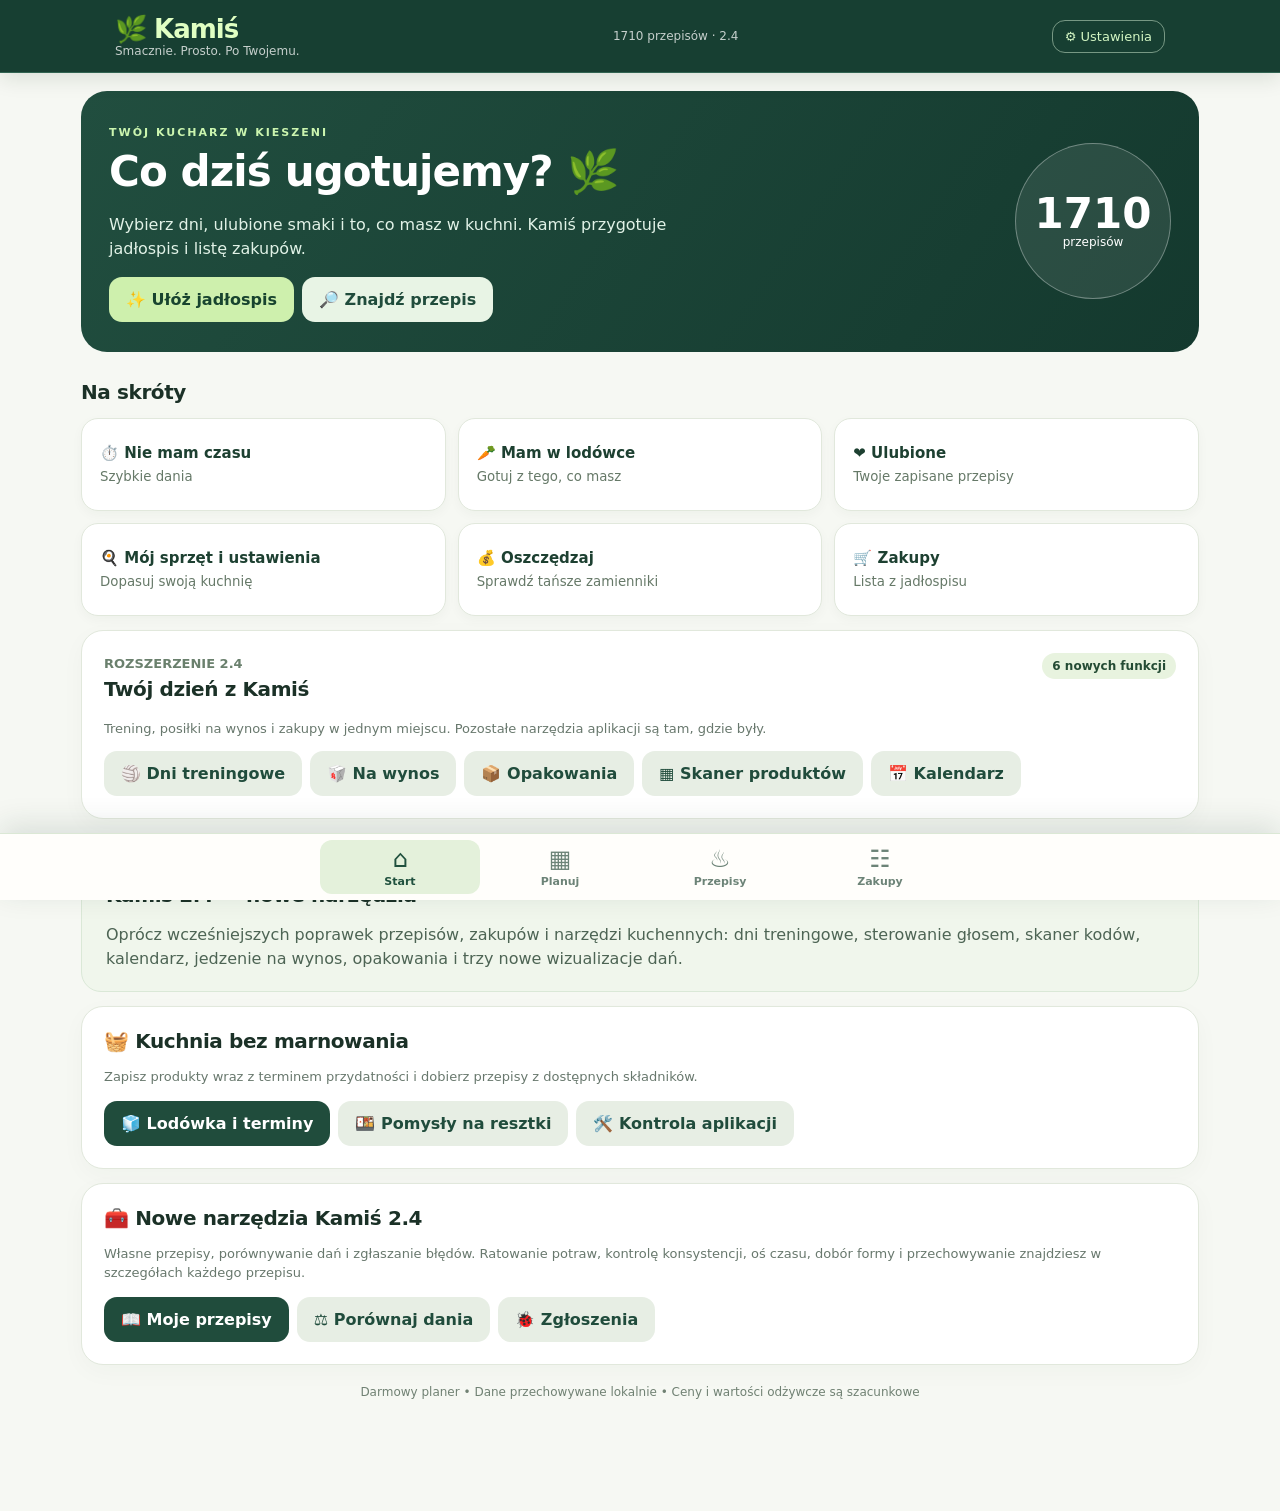
<file: index.html>
<!doctype html><html lang="pl"><head><meta charset="utf-8"><meta name="viewport" content="width=device-width,initial-scale=1,viewport-fit=cover"><meta name="theme-color" content="#183c32"><meta name="application-name" content="Kamiś"><meta name="apple-mobile-web-app-title" content="Kamiś"><meta name="apple-mobile-web-app-capable" content="yes"><link rel="apple-touch-icon" href="./icon-192.png"><meta name="description" content="Kamiś — darmowy planer posiłków i zakupów"><link rel="manifest" href="./manifest.webmanifest"><link rel="icon" href="./icon.svg" type="image/svg+xml"><title>Kamiś 2.4 — planer posiłków</title><style>
:root{font-family:system-ui,-apple-system,Segoe UI,sans-serif;color:#20352b;background:#f5f7f1}*{box-sizing:border-box}body{margin:0}button,input,select{font:inherit}button{cursor:pointer}header{background:#183c32;color:white;padding:18px 18px 16px;position:sticky;top:0;z-index:3}.head{max-width:1050px;margin:auto;display:flex;align-items:center;justify-content:space-between}.brand{font-size:25px;font-weight:850;letter-spacing:-1px}.brand span{color:#bde59e}.sub{font-size:12px;opacity:.75}main{max-width:1050px;margin:0 auto;padding:20px 16px 85px}.tabs{display:flex;gap:8px;overflow:auto;padding-bottom:12px}.tab{border:0;background:#e6eee3;color:#345242;border-radius:12px;padding:11px 14px;white-space:nowrap;font-weight:650}.tab.active{background:#183c32;color:white}.panel{background:white;border:1px solid #e3e9df;border-radius:20px;padding:20px;margin:14px 0;box-shadow:0 6px 24px #20352b09}h1{font-size:28px;margin:5px 0}h2{font-size:20px;margin:0 0 14px}h3{font-size:16px;margin:8px 0}p{line-height:1.5}.muted{color:#68786d;font-size:13px}.pill{display:inline-block;border-radius:30px;background:#e8f3df;padding:6px 10px;font-size:12px;margin:3px}.grid{display:grid;grid-template-columns:repeat(auto-fit,minmax(220px,1fr));gap:14px}.card{border:1px solid #e2e8dd;border-radius:16px;overflow:hidden;background:white}.card .inside{padding:13px}.food{height:155px;width:100%;object-fit:cover;background:#e5eee0}.btn{background:#204c3c;color:white;border:0;border-radius:12px;padding:12px 16px;font-weight:700}.btn.alt{background:#e7eee4;color:#204c3c}.btn.danger{background:#fae6e3;color:#8e322b}.btn:disabled{opacity:.5}.actions{display:flex;gap:8px;flex-wrap:wrap;margin-top:14px}.field{display:block;margin:14px 0}.field label{display:block;font-weight:650;margin-bottom:6px}input[type=number],input[type=text],select{width:100%;padding:12px;border:1px solid #cbd8cb;border-radius:11px;background:white}.chips{display:flex;gap:8px;flex-wrap:wrap}.chip{border:1px solid #cbd8cb;background:white;padding:10px 13px;border-radius:12px}.chip.selected{background:#204c3c;color:white;border-color:#204c3c}.step{color:#6a806d;font-weight:700;font-size:13px}.row{display:flex;justify-content:space-between;gap:12px;align-items:center}.day{margin:18px 0}.meal{display:flex;align-items:center;gap:12px;padding:12px 0;border-top:1px solid #edf0e9}.meal img{width:76px;height:70px;object-fit:cover;border-radius:12px}.meal .desc{flex:1}.meal .desc b{display:block}.small{font-size:12px;color:#637367}.shopping{display:flex;align-items:center;gap:10px;border-bottom:1px solid #edf0e9;padding:12px 0}.shopping input{width:20px;height:20px}.shopping .item{flex:1}.notice{padding:12px;background:#f2f5e7;border-radius:12px;font-size:13px}.hidden{display:none!important}dialog{border:0;border-radius:20px;max-width:650px;width:calc(100% - 28px);max-height:85vh;overflow:auto;padding:20px;box-shadow:0 20px 90px #0005}dialog::backdrop{background:#14291b99}ol li{margin:9px 0;line-height:1.4}.price{font-weight:750;color:#276644}.footer{font-size:12px;color:#708173;text-align:center;margin-top:20px}@media(max-width:550px){.panel{padding:15px}.meal img{width:64px;height:64px}.brand{font-size:23px}}
#splash{position:fixed;inset:0;background:#183c32;color:#e6f8da;z-index:99;display:flex;flex-direction:column;justify-content:center;align-items:center;animation:splashOut .65s ease 1.7s forwards;pointer-events:none}#splash .leaf{font-size:72px;animation:pop .9s ease both}#splash .word{font-size:38px;font-weight:900;letter-spacing:1px;animation:pop 1s .2s ease both}@keyframes pop{from{opacity:0;transform:translateY(22px) scale(.85)}to{opacity:1;transform:translateY(0) scale(1)}}@keyframes splashOut{to{opacity:0;visibility:hidden}}@media(prefers-reduced-motion:reduce){#splash{animation:none;display:none}}
</style><link rel="stylesheet" href="./features-v6.css"><link rel="stylesheet" href="./features-v6_2.css"><link rel="stylesheet" href="./features-v6_3.css"><link rel="stylesheet" href="./features-v6_4.css"><link rel="stylesheet" href="./features-v2.css"><link rel="stylesheet" href="./features-v2_2.css"><link rel="stylesheet" href="./features-v2_2_1.css"><link rel="stylesheet" href="./features-v2_3.css"><link rel="stylesheet" href="./features-v2_4_extra.css"><link rel="stylesheet" href="./features-v2_4_next.css"></head><body><div id="splash" aria-hidden="true"><div class="leaf">🌿</div><div class="word">Kamiś</div><p>Smacznie. Po Twojemu.</p></div><header><div class="head"><div><div class="brand">🌿 <span>Kamiś</span></div><div class="sub">Smacznie. Prosto. Po Twojemu.</div></div><span id="count" class="sub"></span><button id="v20SettingsBtn" class="v20-settings-top" onclick="setPage('nutrition63')">⚙️ Ustawienia</button></div></header><main><button class="btn alt" id="backBtn" onclick="goBack()" style="margin:4px 0 10px">← Cofnij</button><nav class="tabs" id="tabs"></nav><div id="content"></div><div class="footer">Darmowy planer • Dane przechowywane lokalnie • Ceny i wartości odżywcze są szacunkowe</div></main><dialog id="recipeDialog"><div id="dialogBody"></div><div class="actions"><button class="btn alt" onclick="document.getElementById('recipeDialog').close()">Zamknij</button></div></dialog><script src="./app.js"></script><script src="./recipes-v6_1.js"></script><script src="./recipes-v6_4.js"></script><script src="./features-v6.js"></script><script src="./features-v6_2.js"></script><script src="./features-v6_3.js"></script><script src="./features-v6_4.js"></script><script src="./recipes-v2.js"></script><script src="./features-v2.js"></script><script src="./photos-v2_2.js"></script><script src="./features-v2_2.js"></script><script src="./features-v2_2_1.js"></script><script src="./illustrations-v2_3.js"></script><script src="./features-v2_3.js"></script><script src="./recipe-fixes-v2_4.js"></script><script src="./features-v2_4_extra.js"></script><script src="./features-v2_4_next.js"></script><script src="./recipes-golonka-v2_4.js"></script><script src="./recipes-domowe-part1-v2_4.js"></script><script src="./recipes-domowe-part2-v2_4.js"></script><script src="./recipes-domowe-part3-v2_4.js"></script><script src="./photos-domowe-part3-v2_4.js"></script></body></html>
</file>
<file: features-v6.css>
/* Dodatkowe style Kamiś 6.0. Podstawowy wygląd z wersji 5.0 pozostaje zachowany. */
.v6-home .v6-feature{padding:14px;border:1px solid #e2e8dd;border-radius:14px;background:#fafcf9}
.v6-feature h3{margin:3px 0 7px}.v6-feature p{min-height:36px}
.v6-filter{display:flex;align-items:end;gap:14px;flex-wrap:wrap;margin:14px 0}
.v6-filter .field{flex:1 1 200px;margin:0}.v6-filter .field span,.v6-time{font-size:13px;font-weight:700;color:#3d5848;display:block}
.v6-time{min-width:175px;max-width:290px}.v6-time select{display:block;margin-top:6px;width:100%}
.v6-cardactions{margin-top:12px;border-top:1px solid #e9eee4;padding-top:10px;display:flex;gap:7px;flex-wrap:wrap;align-items:center}
.v6-mini{padding:8px 10px;font-size:12px}.v6-small{font-size:12px;color:#6a786d}
.v6-stars{display:flex;flex-wrap:wrap;gap:7px}.v6-star{padding:10px;border:1px solid #b9cbbd;border-radius:9px;background:#f4f7ed;color:#355e49;font-size:14px}.v6-star.selected{background:#1f563f;color:#fff}
.v6-recipeextras{border-top:1px solid #e2e8dd;padding-top:16px;margin-top:17px}
.v6-prepitem{border:1px solid #dde8dc;border-radius:14px;background:#fbfdf9;padding:15px;margin:13px 0}
.v6-warning{color:#985a15;font-size:12px}.v6-success{color:#297354;font-size:12px}
.v6-extraactions{border-top:1px solid #e1e8dc;padding-top:13px}
.v6-cook .v6-instruction{font-size:clamp(20px,4vw,26px);line-height:1.65;background:#f0f6e8;padding:22px;border-radius:16px;min-height:140px}
.v6-progress{height:8px;border-radius:8px;background:#e8efe4;overflow:hidden;margin:16px 0}.v6-progress div{height:100%;background:#45805c;transition:width .2s}
.v6-clock{margin:24px 0;border:1px solid #cbded1;border-radius:18px;padding:20px}.v6-clocktime{font-size:clamp(42px,10vw,68px);font-variant-numeric:tabular-nums;text-align:center;font-weight:800;letter-spacing:2px;color:#1a5138;margin:12px 0}.v6-clocktime.v6-done{color:#a35420}
@media(max-width:480px){.v6-filter{display:block}.v6-time{margin:12px 0 0;max-width:none}.v6-recipeextras .btn{width:100%}.v6-cook .actions>.btn{flex:1}}
</file>
<file: features-v6_2.css>
/* Kamiś 6.2 – additive styling */
.v62-recipe{border:1px solid #cfe0ce;border-radius:16px;padding:15px;margin:16px 0;background:#f7faf5}.v62-recipe h3{margin:14px 0 8px}.v62-servings{font-size:13px;white-space:nowrap}.v62-servings select{min-width:78px;padding:8px;border:1px solid #cbd8cb;border-radius:8px;margin-left:8px}.v62-ing-list{list-style:none;padding:0;margin:8px 0}.v62-ing-list li{border-bottom:1px solid #dce7d9;padding:10px 0;display:flex;flex-direction:column;gap:5px}.v62-ing-list li:last-child{border:0}.v62-ing-list select{padding:6px;border:1px solid #cbd8cb;border-radius:7px;width:100%;max-width:320px}.v62-ing-list small{color:#607c5f}.v62-macros{display:grid;grid-template-columns:repeat(auto-fit,minmax(120px,1fr));gap:8px;margin:12px 0}.v62-macros>div{border:1px solid #dce7d9;border-radius:12px;padding:12px;background:#f4f8f2}.v62-macros b{font-size:17px;display:block;line-height:1.5}.v62-macros small{font-size:11px;color:#5b7465}.v62-notice{padding:11px;background:#eaf2e5;border-radius:10px;font-size:12px;color:#455f49}.v62-cardmeta{font-size:11px;color:#55705d;line-height:1.5;margin-bottom:9px}.v62-shopitem{border-bottom:1px solid #e5eade}.v62-shopmeta{display:flex;align-items:center;justify-content:space-between;gap:10px;padding:3px 0 12px 30px;color:#617161;font-size:12px}.v62-shopmeta label{display:flex;align-items:center;gap:8px}.v62-shopmeta input{width:88px;padding:8px;border:1px solid #cbd8cb;border-radius:7px}.v62-budgetitem{padding:14px;border:1px solid #e0e8dc;border-radius:12px;margin:12px 0}.v62-offline{margin-top:14px;padding:10px;border-radius:12px;background:#e7f2e4;color:#405c42;font-size:12px}.v62-recipe img{max-width:100%}
@media(max-width:500px){.v62-shopmeta{align-items:flex-start;flex-direction:column}.v62-macros{grid-template-columns:repeat(2,minmax(0,1fr))}.v62-recipe{padding:10px}.v62-recipe .row{flex-wrap:wrap}}
.v62-photo-upload{display:block;padding:12px;background:#e3ede0;border-radius:12px;color:#294d39;font-weight:650;margin-top:14px}.v62-photo-upload input{display:block;margin-top:8px;max-width:100%;font-size:12px}
</file>
<file: features-v6_3.css>
/* Kamiś 6.3: dodatkowy, opcjonalny moduł; bez zmiany styli wcześniejszych sekcji. */
.v63-settings,.v63-review,.v63-planinfo,.v63-recipeinfo{background:#f6faf4;border:1px solid #d7e8d4;border-radius:14px;padding:15px;margin:18px 0}
.v63-topline{display:flex;justify-content:space-between;gap:12px;align-items:center}.v63-topline h3{margin:0}.v63-segments,.v63-equipment{display:flex;flex-wrap:wrap;gap:8px;margin:12px 0}.v63-fieldgrid{display:grid;grid-template-columns:repeat(2,minmax(0,1fr));gap:10px;margin:12px 0}.v63-control{display:flex;flex-direction:column;gap:5px;font-size:13px;font-weight:650}.v63-control input{width:100%;min-width:0;padding:11px;border:1px solid #bacfbd;border-radius:9px;background:white;font-size:16px}.v63-check{display:flex;align-items:center;gap:10px;margin:12px 0}.v63-check input{width:19px;height:19px}.v63-hint{border-left:3px solid #81ac82;padding:10px 12px;background:#eaf4e6;font-size:13px;color:#456047}.v63-filter{border-radius:11px;padding:12px;background:#eaf4e6;margin:12px 0}.v63-filter label{display:flex;gap:10px;align-items:center;flex-wrap:wrap}.v63-filter select{flex:1;min-width:170px;max-width:280px;padding:10px;border:1px solid #b9d0ba;border-radius:9px;background:white}.v63-tags{display:flex;flex-wrap:wrap;gap:4px;margin-bottom:8px}.v63-tag{font-size:10px;border-radius:20px;background:#e5f0e1;color:#395d3b;padding:4px 8px}.v63-planinfo{background:#fff}.v63-day-total{border-top:1px solid #d8e6d6;padding:12px 0}.v63-day-total strong{display:block;margin-bottom:9px}.v63-stats{display:grid;grid-template-columns:repeat(4,minmax(0,1fr));gap:7px}.v63-stats>div{background:#eff6eb;border-radius:10px;padding:9px 6px;min-width:0}.v63-stats b{display:block;overflow-wrap:anywhere;font-size:14px}.v63-stats small{color:#5e7862;font-size:11px}.v63-serving-note{border:1px dashed #a6c2a4;border-radius:12px;padding:12px}.v63-serving-note li{padding:3px 0}.v63-goals{margin:16px 0;padding:12px;background:#f8fbf7;border:1px solid #cde2c7;border-radius:12px}
@media(max-width:500px){.v63-fieldgrid{grid-template-columns:repeat(2,minmax(0,1fr))}.v63-stats{grid-template-columns:repeat(2,minmax(0,1fr))}.v63-settings,.v63-planinfo{padding:11px}}
</file>
<file: features-v6_4.css>
/* Kamiś 6.4 — tylko nowe elementy interfejsu */
.v64-days,.v64-review{margin:16px 0;padding:14px;border-radius:15px;background:#f1f8ee;border:1px solid #d6e9d1}
.v64-day{padding:13px 0;border-top:1px solid #d9e7d4}.v64-dayhead{display:flex;align-items:center;justify-content:space-between;gap:10px;margin-bottom:9px}
.v64-dayhead .pill{white-space:nowrap}.v64-mealchips{display:flex;flex-wrap:wrap;gap:6px}.v64-mealchips .chip{font-size:13px;padding:9px 11px}
.v64-goals{margin:12px 0}.v64-review>div{padding:5px 0;font-size:13px;line-height:1.5}
.v64-macroselect{width:100%;min-width:0;padding:11px;border:1px solid #bacfbd;border-radius:9px;background:white;font-size:15px}
.v64-updates ul{padding-left:20px}.v64-updates li{margin:7px 0;line-height:1.45}.v64-load{padding:13px;margin:12px 0;background:#f4f8f0;border-radius:12px}.v64-load label{font-weight:650}.v64-load select{margin-top:7px}
@media(max-width:500px){.v64-days{padding:10px}.v64-dayhead{align-items:flex-start}.v64-mealchips .chip{font-size:12px;padding:9px}}
</file>
<file: features-v2.css>
/* Kamiś 2.0 — nowy, responsywny wygląd bez usuwania starej logiki */
:root{--k-bg:#F6F8F3;--k-green:#173F32;--k-accent:#BDE59E;--k-stroke:#E1E8DC;--k-muted:#667A6C}body{background:var(--k-bg);color:#1B3127;font-family:Inter,system-ui,-apple-system,'Segoe UI',sans-serif}header{background:var(--k-green);padding:14px 17px;border-bottom:1px solid #326452;box-shadow:0 6px 20px #0b25151c}.head{gap:12px}.brand{font-size:26px}.brand span{color:#E0FFC3}.sub{font-size:12px}main{padding:18px 16px 106px;max-width:1150px}.panel{border-radius:22px;box-shadow:0 7px 25px #20352b08;border:1px solid var(--k-stroke);padding:22px}.btn,.chip,.tab{transition:transform .12s ease,box-shadow .12s ease}.btn{border-radius:13px;padding:13px 17px;min-height:44px}.btn:active,.chip:active{transform:scale(.98)}.btn:focus-visible,button:focus-visible,input:focus-visible,select:focus-visible{outline:3px solid #9ECD73;outline-offset:2px}h1{letter-spacing:-.9px;line-height:1.16}h2{letter-spacing:-.4px}#tabs{position:fixed;bottom:0;left:0;right:0;z-index:40;border-top:1px solid #DBE8D5;background:#FFFEFB;box-shadow:0 -8px 30px #183b3220;display:flex;justify-content:center;gap:0;overflow:visible;padding:6px max(6px,env(safe-area-inset-right)) calc(6px + env(safe-area-inset-bottom)) max(6px,env(safe-area-inset-left));margin:0}.v20-navbtn{border:0;background:none;color:#6c8377;padding:6px 11px;min-width:76px;max-width:160px;flex:1;display:flex;gap:1px;flex-direction:column;align-items:center;border-radius:12px;font-size:11px}.v20-navbtn span{font-size:24px;line-height:1.15}.v20-navbtn b{font-weight:750}.v20-navbtn.active{background:#E4F1DB;color:#20513E}.v20-hero{display:flex;align-items:center;justify-content:space-between;gap:24px;padding:30px 28px;background:linear-gradient(125deg,#214E3F,#14392E);color:white;border-radius:26px}.v20-hero h1{font-size:clamp(30px,4vw,42px);max-width:580px;margin:8px 0}.v20-hero p{color:#E1F2E7;max-width:600px}.v20-kicker{font-size:11px;font-weight:850;letter-spacing:2px;color:#76B28C}.v20-hero .v20-kicker{color:#CBF5AF}.v20-main-cta{background:#CEF0AD;color:#18442F}.v20-hero .btn.alt{background:#E8F4E5}.v20-hero-badge{width:156px;height:156px;border-radius:50%;background:#FFFFFF17;border:1px solid #ffffff55;display:flex;flex-direction:column;align-items:center;justify-content:center;flex-shrink:0}.v20-hero-badge b{font-size:42px;line-height:1}.v20-hero-badge small{font-size:12px}.v20-current{display:flex;justify-content:space-between;align-items:center;background:#EDF5E7;border:1px solid #D4E7C8;padding:14px 22px;border-radius:18px;margin-top:14px;gap:10px}.v20-current h3{margin:4px 0}.v20-current span{font-size:12px;color:#506C59}.v20-shortcuts{margin-top:28px}.v20-shortcut-grid{display:grid;grid-template-columns:repeat(3,minmax(0,1fr));gap:12px}.v20-shortcut-grid button{border:1px solid var(--k-stroke);background:white;border-radius:17px;text-align:left;min-height:93px;padding:18px;box-shadow:0 4px 12px #162f2109;color:#1d4031}.v20-shortcut-grid b{display:block;font-size:15px}.v20-shortcut-grid small{display:block;color:#667968;margin-top:7px}.v20-release{margin-top:22px;padding:20px 24px;border:1px solid #DAE8D7;background:#F0F6EC;border-radius:20px}.v20-release h2{margin:8px 0}.v20-release p{color:#4D6454;margin-bottom:0}.v20-recent{display:grid;grid-template-columns:repeat(4,minmax(0,1fr));gap:12px}.v20-recent button{padding:0 0 12px;text-align:left;background:white;border:1px solid var(--k-stroke);border-radius:14px;overflow:hidden;color:#193E2E;font-weight:700}.v20-recent img{width:100%;aspect-ratio:3/2;object-fit:cover}.v20-recent span{padding:10px;display:block}.v20-titleline{display:flex;justify-content:space-between;align-items:center;gap:12px}.v20-total{font-size:17px;color:#608367;background:#E9F5E4;border-radius:99px;padding:6px 11px;white-space:nowrap}.v20-search input{border:2px solid #CFDDCD;background:#FCFDFB;padding:15px 17px;font-size:17px;border-radius:15px}.v20-refine{display:flex;justify-content:space-between;align-items:center;flex-wrap:wrap;gap:12px;background:#F5F8F1;padding:12px;border-radius:14px;margin:14px 0}.v20-refine label{display:flex;gap:10px;align-items:center}.v20-refine select{width:auto;min-width:120px}.v20-refine span{font-size:12px;color:#526D59}.v20-chips{display:flex;overflow:auto;flex-wrap:nowrap;gap:7px;padding:12px 0 4px;scrollbar-width:thin}.v20-chips .chip{white-space:nowrap;min-height:43px}.v20-recipes-grid{display:grid;grid-template-columns:repeat(3,minmax(0,1fr));gap:16px}.v20-recipe-card{border:1px solid #DDE8DB;border-radius:19px;overflow:hidden;background:white;box-shadow:0 8px 22px #183c320a}.v20-image-button{width:100%;border:0;padding:0;background:#E8F0E3;display:block;cursor:pointer}.v20-image-button img{width:100%;height:175px;object-fit:cover;display:block}.v20-cardbody{padding:16px}.v20-tags{display:flex;flex-wrap:wrap;gap:5px}.v20-tags span{border-radius:30px;background:#F1F6EC;padding:5px 8px;color:#466B4F;font-size:11px}.v20-cardbody h3{font-size:16px;line-height:1.35;min-height:41px;margin:12px 0 8px}.v20-cardbody p{font-size:12px;min-height:30px;color:#6A7B6E}.v20-cardactions{display:flex;justify-content:space-between;gap:7px}.v20-cardactions .btn{padding:10px 14px}.v20-cardactions .btn.alt{font-size:22px;min-width:44px}.v20-equipment{background:#F1F7EC;border:1px solid #DAE8D2;border-radius:20px;padding:17px;margin:15px 0}.v20-equipment h3{margin:0}.v20-equipment-grid{display:grid;grid-template-columns:repeat(2,minmax(0,1fr));gap:8px;margin-top:15px}.v20-equipment-chip{border:1px solid #D1DEC9;border-radius:12px;background:white;text-align:left;padding:12px 14px;color:#294537;min-height:46px}.v20-equipment-chip.on{background:#204F3C;color:#fff;border-color:#204F3C}.v20-toggle{display:flex;align-items:center;gap:9px;padding:14px 0;font-weight:700}.v20-toggle input{width:20px;height:20px;flex-shrink:0}.v20-note{font-size:11px;color:#688270}.v20-example{background:#E6F2E0;padding:11px 13px;border-radius:12px;font-size:12px;color:#47664A}.v20-recipeequipment{background:#EAF3E7;padding:15px;border-radius:15px;margin-bottom:15px}.v20-add{display:flex;flex-wrap:wrap;align-items:end;gap:9px;margin-top:14px}.v20-add label{flex:1;min-width:170px}.v20-add select{margin-top:5px}.v20-movegrid{display:grid;grid-template-columns:2fr 1fr;gap:12px;margin:13px 0}.v20-movegrid label{display:block;font-weight:650}.v20-movegrid select{margin-top:6px}.v20-settings-top{background:none;border:1px solid #779884;color:#D3F6C3;padding:8px 12px;border-radius:13px;font-size:13px;white-space:nowrap}.v20-release ul{margin:0}@media(min-width:1000px){main{padding-bottom:112px}}@media(max-width:720px){.v20-shortcut-grid{grid-template-columns:repeat(2,minmax(0,1fr))}.v20-recipes-grid{grid-template-columns:repeat(2,minmax(0,1fr))}.v20-hero-badge{width:118px;height:118px}.v20-hero-badge b{font-size:32px}.v20-recent{grid-template-columns:repeat(2,minmax(0,1fr))}.v20-movegrid{grid-template-columns:1fr}}@media(max-width:490px){header{padding:10px 12px}main{padding:13px 12px 110px}.panel{padding:16px}.v20-hero{padding:24px 20px;display:block}.v20-hero h1{font-size:30px}.v20-hero-badge{display:none}.v20-shortcut-grid{gap:8px}.v20-shortcut-grid button{padding:12px;min-height:83px}.v20-shortcut-grid b{font-size:13px}.v20-recipe-card .v20-image-button img{height:133px}.v20-recipes-grid{gap:8px}.v20-cardbody{padding:10px}.v20-cardbody h3{font-size:13px;min-height:56px}.v20-cardbody p{display:none}.v20-cardactions .btn{padding:9px 10px;font-size:12px}.v20-cardactions .btn.alt{font-size:16px;min-width:34px}.v20-tags span{font-size:10px}.v20-equipment-grid{gap:7px}.v20-equipment-chip{padding:11px 10px;font-size:12px}.v20-navbtn{min-width:60px}.v20-titleline .btn.alt{padding:9px 10px;font-size:12px}}@media(prefers-reduced-motion:reduce){*,*::before,*::after{scroll-behavior:auto!important;transition:none!important}}
@media(max-width:490px){.meal{gap:7px;align-items:flex-start}.meal img{height:56px;width:55px;flex:0 0 55px}.meal .desc{min-width:0;flex:1 1 auto;font-size:13px}.meal .desc b{line-height:1.25;overflow-wrap:break-word;font-size:13px}.meal .small{font-size:11px}.meal>div:last-child{display:flex;flex-direction:column;gap:5px}.meal .btn{padding:8px 9px;min-height:38px;font-size:11px}}
</file>
<file: features-v2_2.css>
/* Kamiś 2.2: new catalog layout and clear image-type labels */
.k22-library .k22-modes{display:flex;flex-wrap:wrap;gap:8px;margin:12px 0 16px}.k22-search-label{font-weight:700;display:block;margin:10px 0 6px}.k22-library input[type="search"]{width:100%;padding:13px;border:1px solid #bccfc2;border-radius:12px;font:inherit;background:#fff}.k22-library .v20-chips{margin-top:12px;display:flex;gap:7px;flex-wrap:wrap}.k22-controls{display:flex;align-items:center;justify-content:space-between;gap:10px;flex-wrap:wrap;margin:16px 0}.k22-controls select{width:auto;min-width:140px;margin-left:5px}.k22-resultcount{font-weight:800;background:#e7f0e2;color:#214f3a;padding:12px 14px;border-radius:12px;margin:14px 0;scroll-margin-top:110px}.k22-pager{display:flex;align-items:center;justify-content:center;flex-wrap:wrap;gap:8px;margin:20px 0 10px}.k22-pager label{font-weight:600}.k22-pager select{width:auto;min-width:92px}.k22-recipe-card .v20-image-button{position:relative}.k22-photo-tag,.k22-illustration-tag{position:absolute;left:8px;bottom:8px;font-size:10px;color:#123225;padding:4px 7px;border-radius:14px;background:#effff1e8;box-shadow:0 1px 8px #0002}.k22-illustration-tag{background:#f1f0eae8}.k22-photo-caption{font-size:12px;color:#647767;margin:6px 0 10px}.k22-grand-total{font-size:15px;color:#37684e}@media(max-width:480px){.k22-library .v20-titleline{align-items:flex-start}.k22-pager .btn{padding:9px 12px;font-size:12px}}
</file>
<file: features-v2_2_1.css>
/* Kamiś 2.2.1 — dodatkowe, opcjonalne elementy planowania */
.k221-macro{display:block;padding:12px;border:1px solid #d9e5dc;border-radius:12px;background:#f8fbf7;margin:8px 0}
.k221-label{font-weight:700;margin-bottom:9px;color:#173d32}
.k221-choices{display:grid;grid-template-columns:repeat(2,minmax(0,1fr));gap:8px}
.k221-choices .chip{padding:10px 6px;text-align:center;white-space:normal;font-size:.85rem;min-height:43px}
.k221-own{display:block;margin-top:12px;font-size:.9rem}
.k221-own input{display:block;width:100%;margin-top:6px;padding:10px;border:1px solid #bdd0c1;border-radius:9px}
.k221-note{grid-column:1/-1;padding:9px 0;margin:4px 0}
.k221-profiles{margin-top:14px}
.k221-newprofile{display:grid;grid-template-columns:minmax(0,1fr) auto;gap:8px;margin:10px 0}
.k221-newprofile input{min-width:0;padding:10px;border-radius:10px;border:1px solid #c7d6c9}
.k221-profilelist{display:grid;gap:8px}
.k221-profilelist>div{display:flex;align-items:center;gap:7px;flex-wrap:wrap;padding:9px;border:1px solid #dce9df;border-radius:10px}
.k221-profilelist span{flex:1;min-width:120px;font-weight:600}
.k221-profilelist .btn{padding:8px 11px}
.k221-why{display:block;margin-top:7px;color:#406f56;font-size:.78rem;line-height:1.5}
.k221-recipeinfo{padding:13px;margin:14px 0;border:1px solid #bcd4c1;border-radius:11px;background:#f5faf6;font-size:.88rem}
.k221-uncertain{color:#8c6320;border:1px solid #ead8aa;border-radius:20px;padding:4px 7px;font-size:.73rem}
.k221-pref-summary{margin-top:10px;padding:7px;border-radius:8px;background:#e5eee7;font-size:.9rem}
@media(max-width:380px){.k221-newprofile{grid-template-columns:1fr}.k221-choices{grid-template-columns:1fr 1fr}}
@media(prefers-color-scheme:dark){.k221-macro,.k221-recipeinfo{background:#20382f;border-color:#3e6250;color:#e9f7ec}.k221-label{color:#ccefd8}.k221-own input,.k221-newprofile input{color:#fff;background:#22362d;border-color:#496e55}.k221-pref-summary{background:#274836}}
/* Pełna szerokość dla czterech wyborów — bez ucinania na telefonach */
.v63-fieldgrid .k221-macro{grid-column:1 / -1;min-width:0}
.v63-fieldgrid .k221-choices{grid-template-columns:repeat(2,minmax(0,1fr))}
.v63-fieldgrid .k221-choices .chip{width:100%;min-width:0;overflow-wrap:anywhere}
</file>
<file: features-v2_3.css>
/* Kamiś 2.3: addytywne style wyłącznie nowych widoków */
.k23-entry{display:grid;grid-template-columns:2fr 1fr 1.5fr;gap:12px;align-items:end}.k23-entry label{font-size:13px;font-weight:650}.k23-entry label input{margin-top:6px}.k23-entry button{grid-column:1/-1}.k23-pantrylist{margin-top:16px}.k23-warning{font-size:12px;color:#973f33;background:#ffeae8;padding:7px;border-radius:8px}.k23-shoppinggroups{margin:16px 0}.k23-shopgroup{border:1px solid #dfebdf;padding:9px 14px;border-radius:12px;margin:10px 0}.k23-shopgroup summary{cursor:pointer;font-weight:750;padding:8px 0}.k23-suggestion{display:flex;gap:14px;padding:14px 0;border-bottom:1px solid #e2e9e0;align-items:center}.k23-suggestion img{width:96px;height:85px;object-fit:cover;border-radius:12px}.k23-cookphoto{width:100%;max-height:240px;object-fit:cover;border-radius:16px}.k23-cook progress{width:100%;height:11px;accent-color:#3d8661}.k23-cookstep{padding:20px;border:1px solid #cdddcb;border-radius:17px;background:#f3f8f0;margin:14px 0}.k23-cookstep p{font-size:17px;line-height:1.7}.k23-cookstep label{display:flex;align-items:center;gap:8px;font-weight:700}.k23-cookstep input{width:20px;height:20px}.k23-timer{border:1px dashed #a9c8ae;border-radius:16px;padding:15px}.k23-timerclock{font-variant-numeric:tabular-nums;font-size:33px;font-weight:850;margin:10px 0;color:#1d593e}.k23-cooknav{justify-content:space-between}.k23-cooknav button{min-width:145px}.k23-shoppinggroups .shopping{padding:10px 0}@media(max-width:600px){.k23-entry{grid-template-columns:1fr 1fr}.k23-entry label:first-child{grid-column:1/-1}.k23-entry label input{font-size:16px}.k23-suggestion img{width:74px;height:74px}.k23-cookstep p{font-size:16px}.k23-cooknav button{min-width:105px}}
</file>
<file: features-v2_4_extra.css>
/* Kamiś 2.4: nowe narzędzia - nie zmienia podstawowych widoków */
.k24-recipeextras{margin-top:18px;padding-top:12px;border-top:1px solid #dce8d9}.k24-tools{margin:12px 0;padding:14px;background:#f3f7f0;border:1px solid #dbe8d9;border-radius:15px}.k24-tools h3{margin:0 0 8px;color:#214632}.k24-tools p{font-size:14px;line-height:1.5}.k24-tools label{display:block;font-size:14px;font-weight:600;margin:9px 0}.k24-tools select,.k24-tools input,.k24-tools textarea{display:block;margin-top:6px;width:100%;padding:10px;max-width:100%;border:1px solid #c3d1c1;border-radius:9px;background:white;color:#20352b}.k24-answer{font-size:14px;line-height:1.5;background:#e4eddf;padding:10px;border-radius:10px;min-height:30px}.k24-grid{display:grid;grid-template-columns:repeat(auto-fit,minmax(160px,1fr));gap:10px}.k24-timeline{margin:8px 0;padding-left:22px}.k24-timeline li{margin:9px 0;line-height:1.45}.k24-custom-item{padding:15px 0;border-bottom:1px solid #dce8d9;overflow-wrap:anywhere}.k24-custom-item>b,.k24-custom-item>.muted{display:block}.k24-compare-choice{display:flex;justify-content:space-between;align-items:center;gap:12px;padding:10px 0;border-bottom:1px solid #e3e9df}.k24-compare-choice span{min-width:0;overflow-wrap:anywhere}.k24-compare-wrap{width:100%;overflow:auto}.k24-compare{width:100%;border-collapse:collapse;table-layout:fixed;font-size:13px}.k24-compare th,.k24-compare td{padding:10px 7px;border-bottom:1px solid #dce8d9;overflow-wrap:anywhere;text-align:left}.k24-compare thead{background:#e4eddf}.k24-error{color:#a52a2a;font-weight:650}.panel>label,.panel .k24-grid>label{display:block;margin:10px 0;font-weight:600}.panel textarea{display:block;width:100%;padding:10px;border:1px solid #cbd8cb;border-radius:12px;line-height:1.4}.panel input[type=search]{display:block;width:100%;padding:12px;border:1px solid #cbd8cb;border-radius:10px}.k24-cookaddons{margin-top:24px;border-top:1px solid #dae6d8;padding-top:12px}@media(max-width:550px){.k24-compare th,.k24-compare td{font-size:12px;padding:8px 5px}.k24-tools{padding:11px}}
</file>
<file: features-v2_4_next.css>
/* Kamiś 2.4 — płynny, czytelny interfejs dodatkowych narzędzi */
.k24n-panel{max-width:850px;margin-inline:auto}.k24n-panel input[type=time],.k24n-panel input[type=date]{width:100%;padding:12px;border:1px solid #cbd8cb;border-radius:11px;background:#fff;font:inherit}.k24n-hubtitle{display:flex;justify-content:space-between;align-items:start;gap:10px}.k24n-hubtitle h2{margin:5px 0}.k24n-chip{background:#e8f3df;color:#244b34;border-radius:30px;padding:6px 10px;font-size:12px;font-weight:700;white-space:nowrap}.k24n-launch{display:flex;gap:8px;flex-wrap:wrap}.k24n-launch button{min-height:44px}.k24n-switch{display:flex;align-items:center;gap:9px;font-weight:650}.k24n-switch input{width:18px;height:18px}.k24n-days{display:flex;gap:8px;flex-wrap:wrap;margin:12px 0}.k24n-fields{display:grid;grid-template-columns:repeat(auto-fit,minmax(170px,1fr));gap:12px;margin:14px 0}.k24n-fields label{font-size:13px;color:#355043;font-weight:650}.k24n-fields input{margin-top:6px}.k24n-daycard,.k24n-pack{padding:14px 0;border-top:1px solid #e6eee6}.k24n-bite{font-size:13px;margin:9px 0;line-height:1.4}.k24n-result{display:flex;gap:12px;border-bottom:1px solid #edf0e9;padding:12px 0}.k24n-result img{width:94px;height:94px;border-radius:12px;object-fit:cover;flex-shrink:0}.k24n-result b{font-size:14px}.k24n-result p{margin:6px 0}.k24n-result button{padding:8px 10px;font-size:12px}.k24n-packtop{display:flex;justify-content:space-between;gap:12px;font-size:14px}.k24n-packtop span{font-size:12px;color:#697a6d;white-space:nowrap}.k24n-packrow{display:flex;gap:15px;align-items:center;flex-wrap:wrap}.k24n-packrow label{width:175px;flex:0 0 175px;font-size:12px}.k24n-packrow input{padding:9px;margin-top:4px}.k24n-packrow p{font-size:13px}.k24n-packrow p span{display:block}.k24n-pack details{font-size:13px;padding:5px 0}.k24n-pack details button{font-size:12px;padding:8px 10px;margin:5px}.k24n-product{border:1px solid #e0ebdb;background:#fafcf8;border-radius:14px;padding:15px;margin:14px 0}.k24n-video{width:min(100%,380px);border-radius:14px;margin:12px 0;display:block}.k24n-video[hidden]{display:none}.k24n-voice{padding:16px;border:1px solid #dce9d7;border-radius:16px;margin:18px 0;background:#f7faf4}.k24n-voicebuttons{display:flex;gap:8px;flex-wrap:wrap}.k24n-voicebuttons button{min-height:44px}.k24n-wizard{margin:14px 0}.k24n-wizard button{margin:5px}.k24n-panel .notice{margin:12px 0}.k24n-panel button:focus-visible{outline:3px solid #659b50;outline-offset:2px}@media(max-width:550px){.k24n-panel{padding:16px}.k24n-hubtitle{flex-direction:column}.k24n-launch{display:grid;grid-template-columns:1fr 1fr}.k24n-launch button{font-size:12px;padding:11px 8px}.k24n-packtop{flex-direction:column;gap:4px}.k24n-fields{grid-template-columns:1fr 1fr}.k24n-result img{width:80px;height:88px}}@media(prefers-reduced-motion:reduce){.k24n-panel *{scroll-behavior:auto}}
</file>
